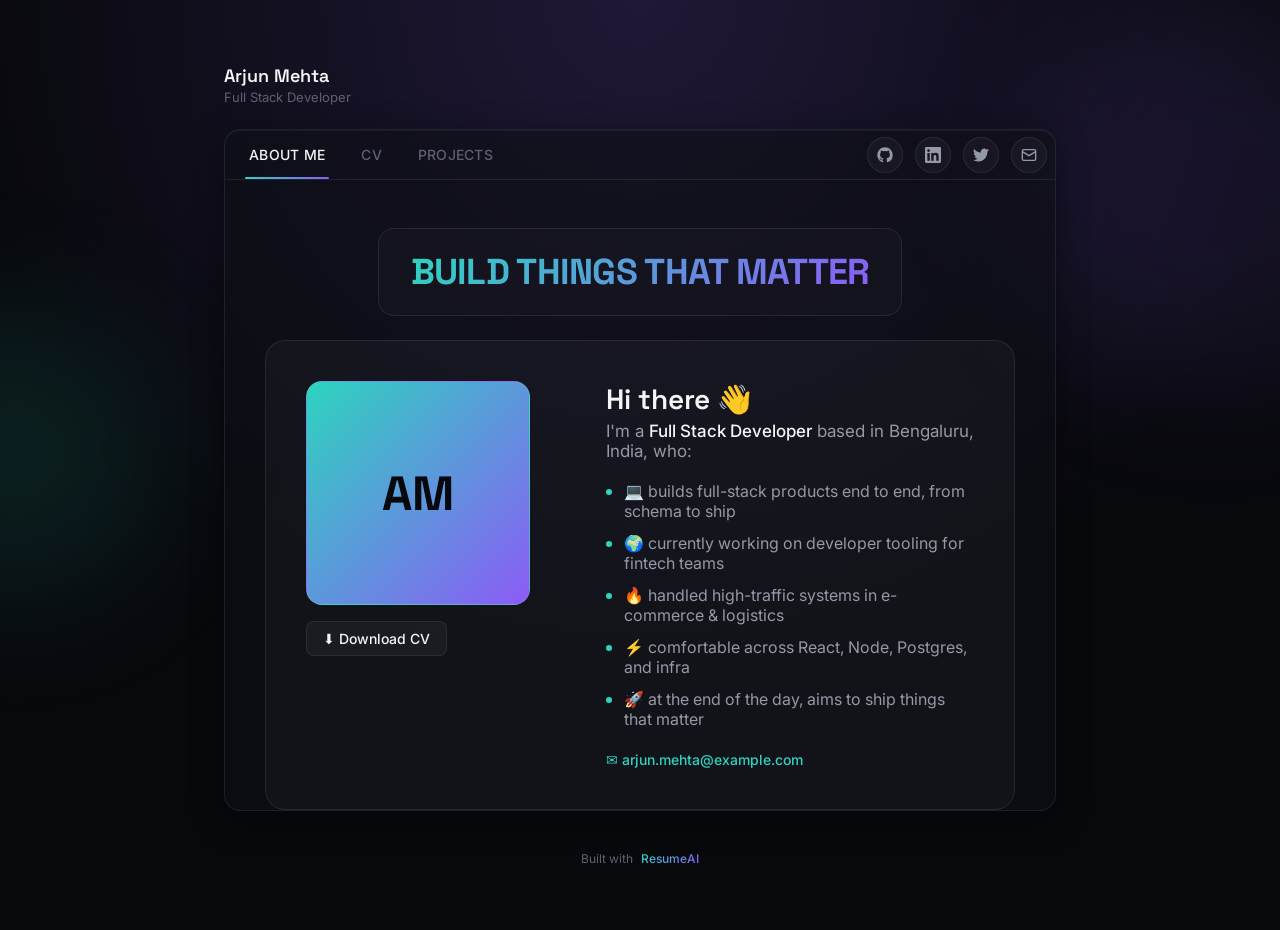
<file: frontend/app-shell.html>
<!DOCTYPE html>
<html lang="en">
<head>
<meta charset="UTF-8">
<meta name="viewport" content="width=device-width, initial-scale=1.0">
<title>Portfolio — App Shell</title>
<link rel="stylesheet" href="app-shell.css">
</head>
<body>

<div class="pf-page">
  <div class="pf-glow"></div>
  <div class="pf-glow-l"></div>
  <div class="pf-glow-r"></div>

  <div class="pf-container">
    <header class="pf-header">
      <div>
        <div class="pf-name" id="pf-name"></div>
        <div class="pf-headline" id="pf-headline"></div>
      </div>
    </header>

    <div class="pf-card">
      <nav class="pf-nav">
        <div class="pf-tabs">
          <button class="pf-tab active" data-tab="about">ABOUT ME</button>
          <button class="pf-tab" data-tab="cv">CV</button>
          <button class="pf-tab" data-tab="projects">PROJECTS</button>
        </div>
        <div class="pf-socials" id="pf-socials"></div>
      </nav>

      <div class="pf-panel">
        <!-- ABOUT -->
        <div class="pf-tabpanel active" data-panel="about" id="panel-about"></div>
        <!-- CV -->
        <div class="pf-tabpanel" data-panel="cv" id="panel-cv"></div>
        <!-- PROJECTS -->
        <div class="pf-tabpanel" data-panel="projects" id="panel-projects"></div>
      </div>
    </div>

    <footer class="pf-footer">
      <span>Built with</span><span class="grad-text">ResumeAI</span>
    </footer>
  </div>
</div>

<script src="portfolio-data.js"></script>
<script src="app-shell.js"></script>
</body>
</html>
</file>
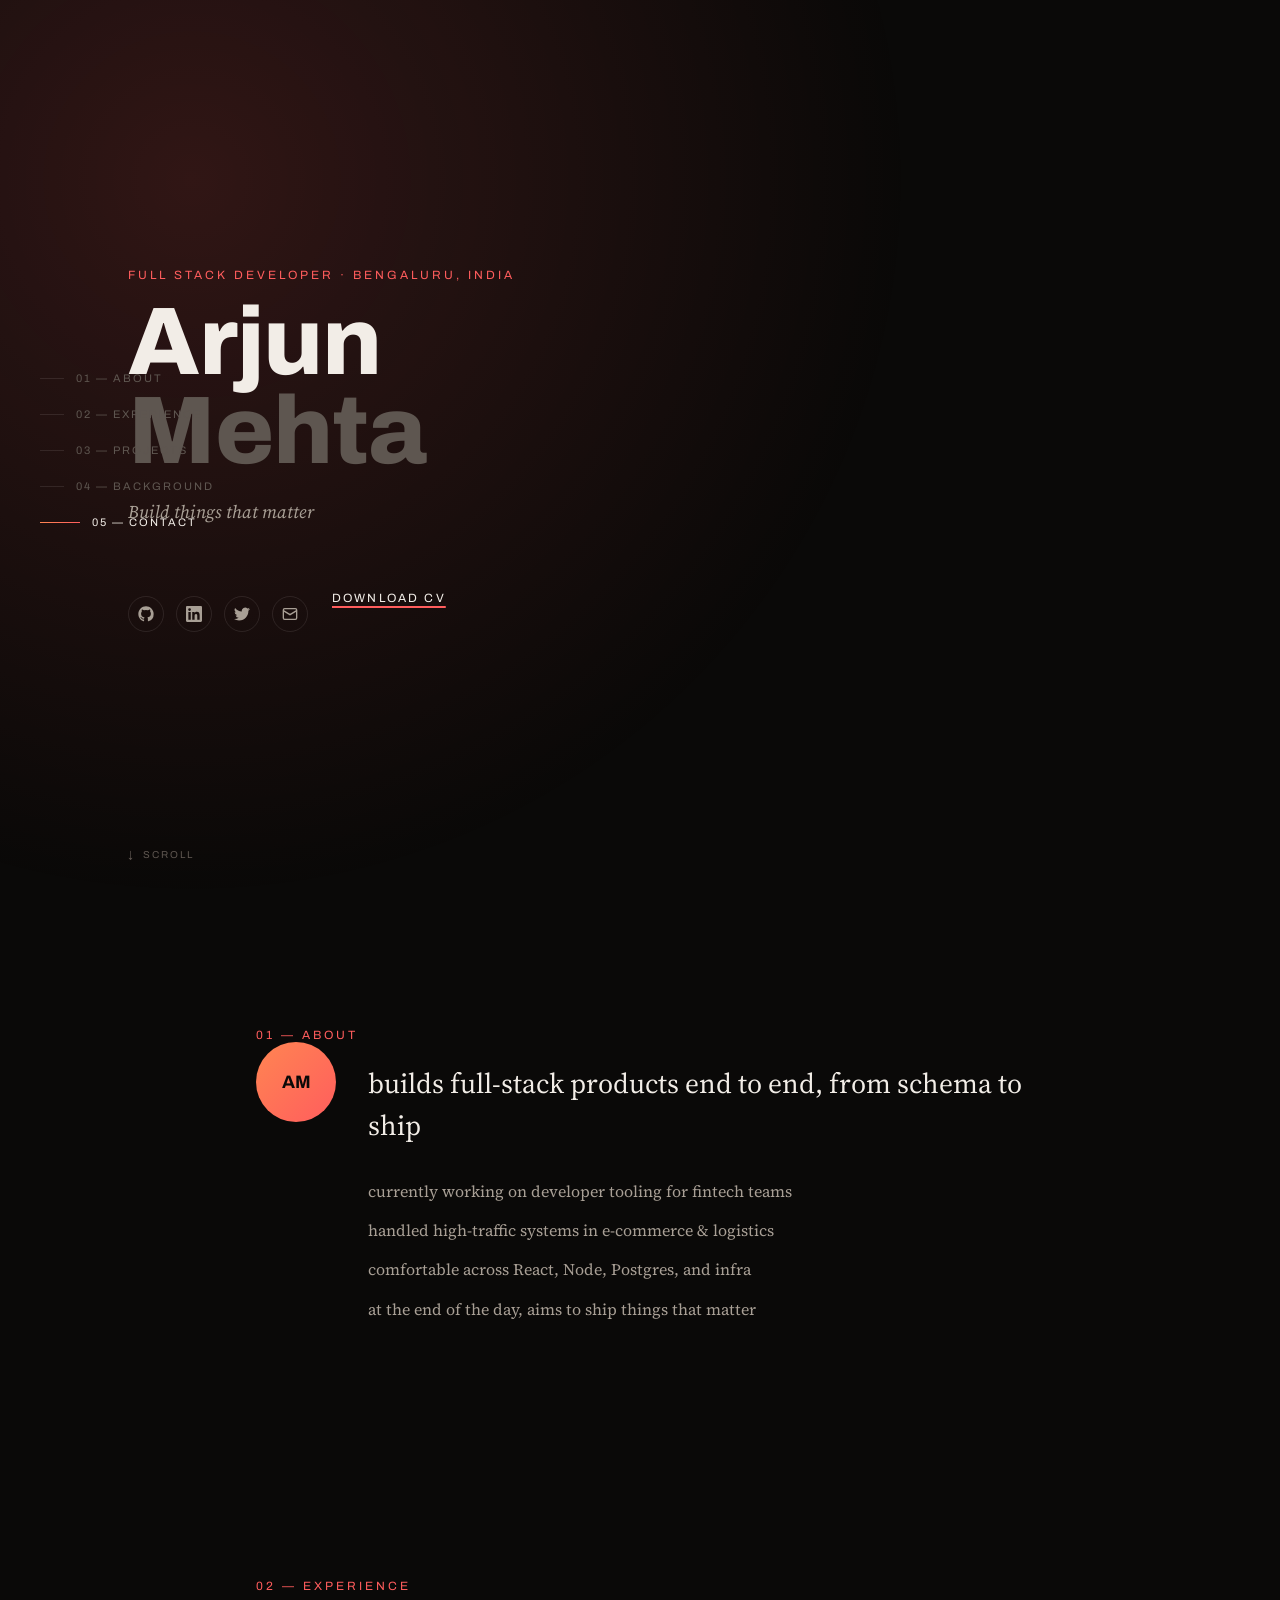
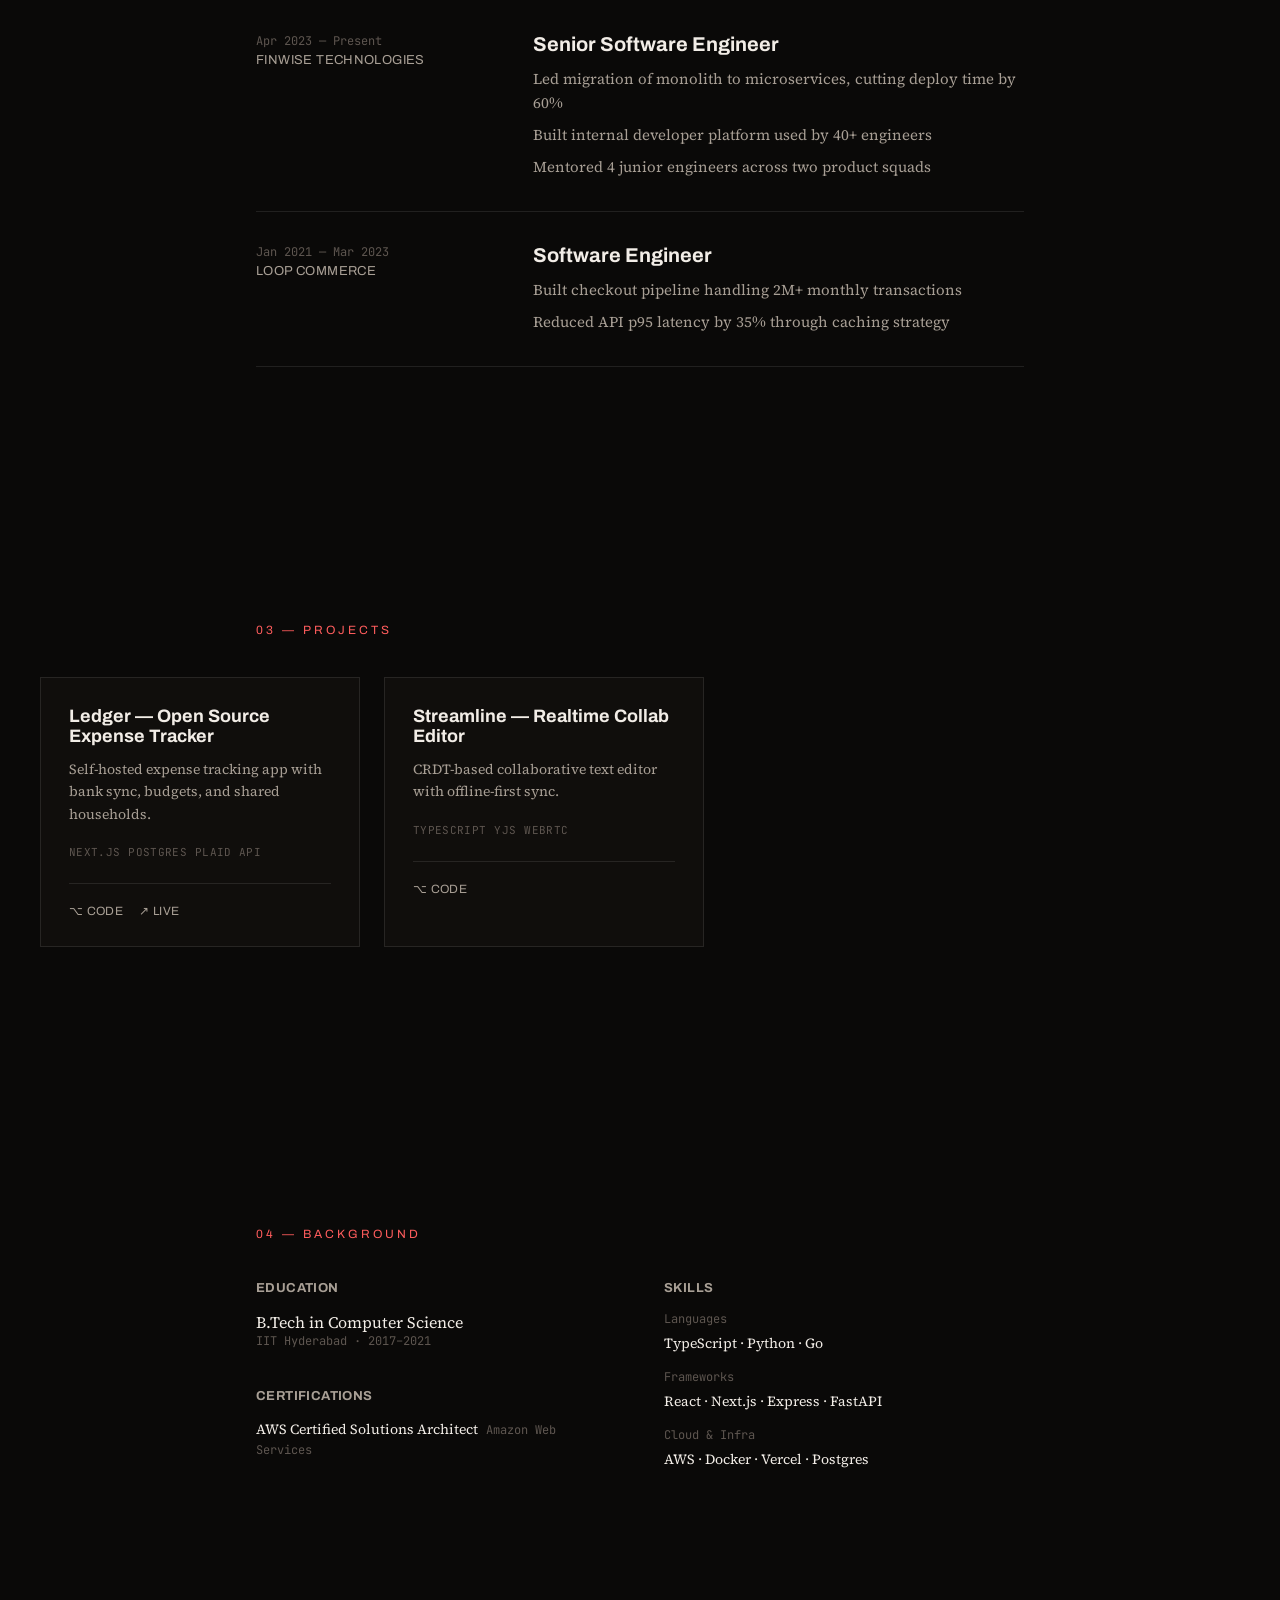
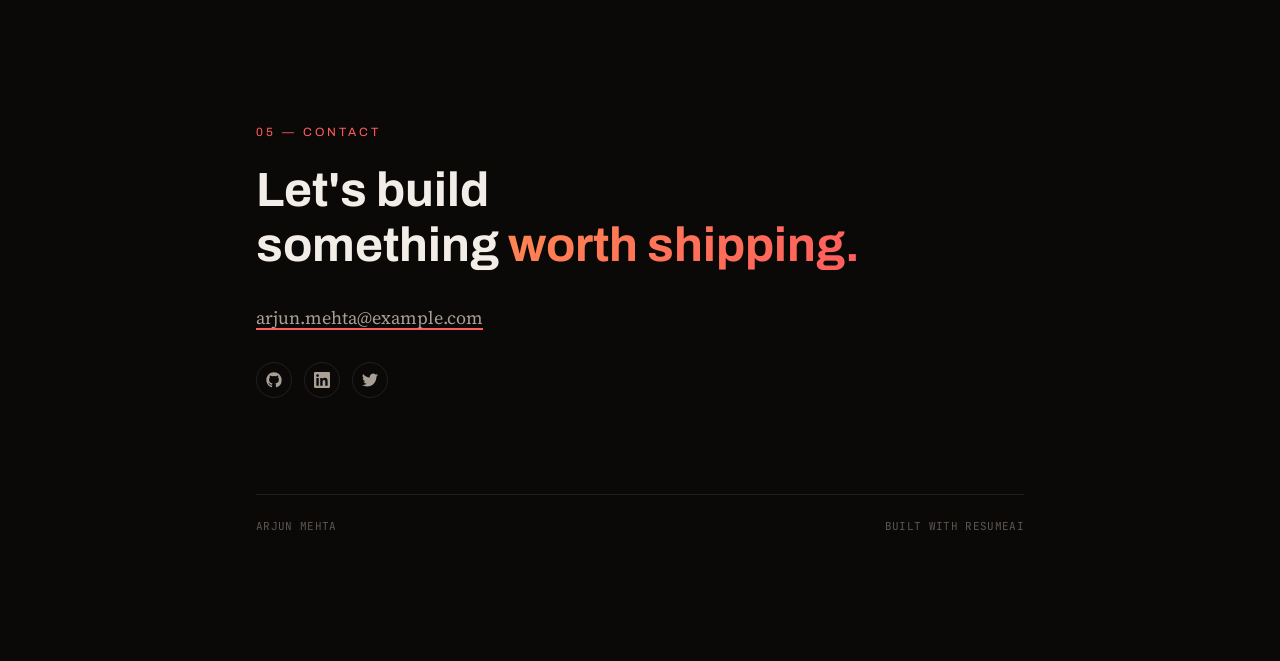
<file: frontend/editorial.html>
<!DOCTYPE html>
<html lang="en">
<head>
<meta charset="UTF-8">
<meta name="viewport" content="width=device-width, initial-scale=1.0">
<title>Portfolio — Editorial</title>
<link rel="stylesheet" href="editorial.css">
</head>
<body>

<div class="v2-page">
  <div class="v2-glow"></div>

  <nav class="v2-rail" id="v2-rail" aria-label="Page sections"></nav>

  <main>
    <!-- HERO -->
    <section class="v2-hero" id="hero">
      <p class="v2-hero-tag" id="v2-headline"></p>
      <h1 class="v2-hero-name" id="v2-name"></h1>
      <p class="v2-hero-tagline" id="v2-tagline"></p>
      <div class="v2-hero-actions">
        <div class="v2-contact-socials" id="v2-hero-socials"></div>
        <a class="v2-cv-link" id="v2-cv-link" href="#" download>Download CV</a>
      </div>
      <div class="v2-scroll-hint">
        <span class="v2-bounce">↓</span>
        <span>Scroll</span>
      </div>
    </section>

    <!-- ABOUT -->
    <section class="v2-section" id="about">
      <p class="v2-tag">01 — About</p>
      <div class="v2-about-row">
        <div class="v2-about-avatar" id="v2-avatar"></div>
        <div>
          <p class="v2-lede" id="v2-lede"></p>
          <div class="v2-about-rest" id="v2-about-rest"></div>
        </div>
      </div>
    </section>

    <!-- EXPERIENCE -->
    <section class="v2-section" id="experience">
      <p class="v2-tag">02 — Experience</p>
      <div class="v2-exp-list" id="v2-exp-list"></div>
    </section>

    <!-- PROJECTS -->
    <section class="v2-proj-section" id="projects">
      <div class="v2-proj-head"><p class="v2-tag">03 — Projects</p></div>
      <div class="v2-proj-rail" id="v2-proj-rail"></div>
    </section>

    <!-- BACKGROUND -->
    <section class="v2-section" id="background">
      <p class="v2-tag">04 — Background</p>
      <div class="v2-bg-grid">
        <div>
          <h3 class="v2-bg-h3">Education</h3>
          <div id="v2-edu-list"></div>
          <div id="v2-cert-wrap"></div>
        </div>
        <div>
          <h3 class="v2-bg-h3">Skills</h3>
          <div id="v2-skill-list"></div>
        </div>
      </div>
    </section>

    <!-- CONTACT -->
    <section class="v2-section" id="contact">
      <p class="v2-tag">05 — Contact</p>
      <h2 class="v2-contact-h2">Let's build<br>something <span class="v2-grad-text">worth shipping.</span></h2>
      <a class="v2-contact-email" id="v2-contact-email" href="#"></a>
      <div class="v2-contact-socials" id="v2-contact-socials"></div>
      <footer class="v2-footer">
        <span id="v2-footer-name"></span>
        <span>Built with ResumeAI</span>
      </footer>
    </section>
  </main>
</div>

<script src="portfolio-data.js"></script>
<script src="editorial.js"></script>
</body>
</html>
</file>
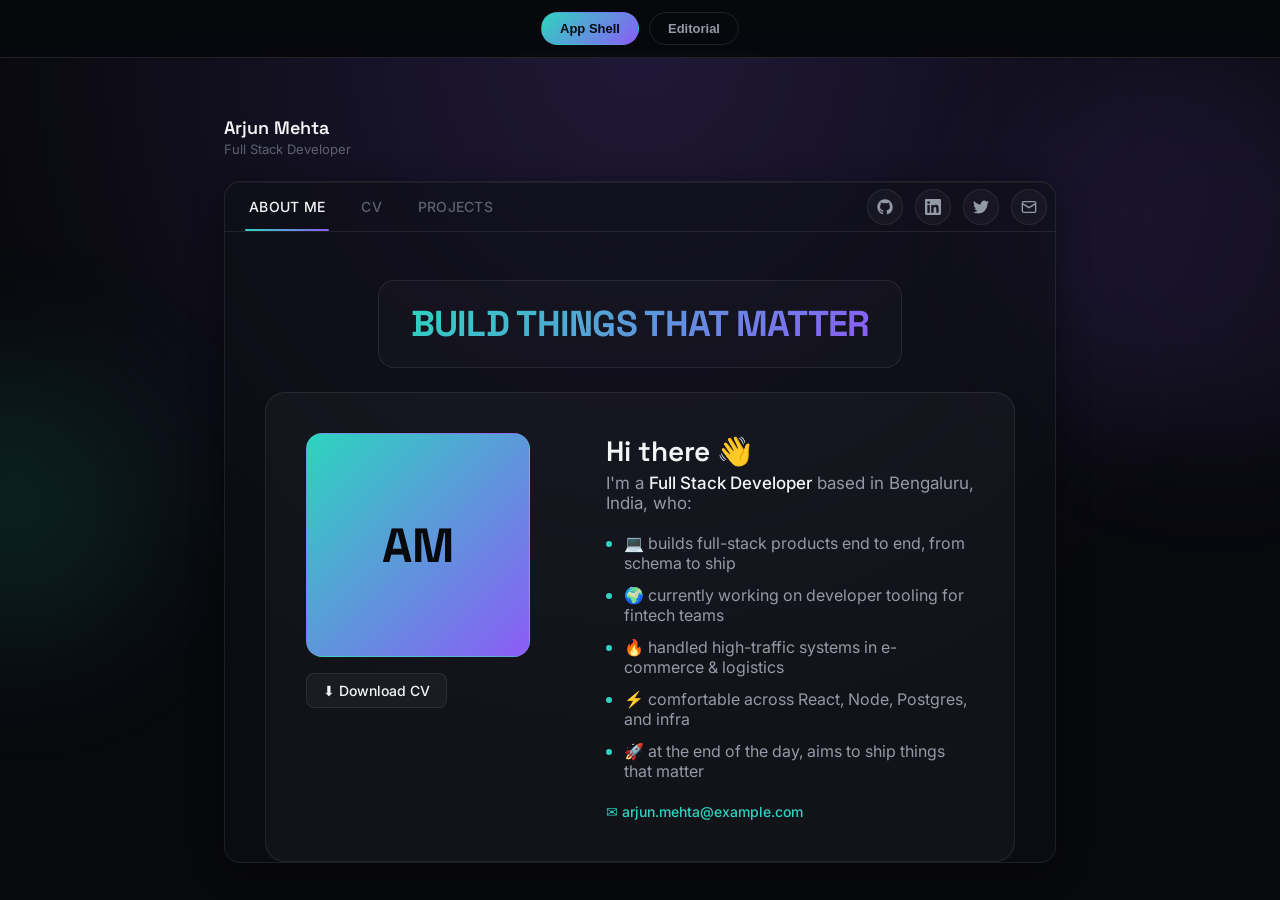
<file: frontend/portfolio.html>
<!DOCTYPE html>
<html lang="en">
<head>
<meta charset="UTF-8">
<meta name="viewport" content="width=device-width, initial-scale=1.0">
<title>Portfolio — ResumeAI</title>
<style>
  :root{ --bg:#08090D; --text:#F4F5F7; --teal:#2DD4BF; --violet:#8B5CF6; --line:rgba(255,255,255,0.10); }
  *{box-sizing:border-box;}
  html,body{margin:0;padding:0;background:var(--bg);height:100%;font-family:'Inter',sans-serif;}
  .switcher-bar{
    position:fixed; top:0; left:0; right:0; z-index:100;
    display:flex; align-items:center; justify-content:center; gap:10px;
    padding:12px; background:rgba(8,9,13,0.85); backdrop-filter:blur(10px);
    border-bottom:1px solid var(--line);
  }
  .switcher-btn{
    appearance:none; border:1px solid var(--line); background:transparent; color:#9499A6;
    padding:8px 18px; border-radius:999px; font-size:13px; font-weight:600; cursor:pointer;
    transition:all .15s ease; font-family:inherit;
  }
  .switcher-btn:hover{ color:var(--text); border-color:var(--teal); }
  .switcher-btn.active{
    color:#08090D; background:linear-gradient(135deg,var(--teal),var(--violet)); border-color:transparent;
  }
  .pf-frame-wrap{ position:fixed; top:52px; left:0; right:0; bottom:0; }
  iframe{ width:100%; height:100%; border:0; display:block; background:var(--bg); }
</style>
</head>
<body>

<div class="switcher-bar">
  <button class="switcher-btn active" id="btn-appshell" onclick="switchTemplate('appshell')">App Shell</button>
  <button class="switcher-btn" id="btn-editorial" onclick="switchTemplate('editorial')">Editorial</button>
</div>

<div class="pf-frame-wrap">
  <iframe id="pf-frame" src="app-shell.html" title="Portfolio preview"></iframe>
</div>

<script>
  const FRAME = document.getElementById('pf-frame');
  const SRC = { appshell: 'app-shell.html', editorial: 'editorial.html' };

  function switchTemplate(key) {
    FRAME.src = SRC[key];
    document.getElementById('btn-appshell').classList.toggle('active', key === 'appshell');
    document.getElementById('btn-editorial').classList.toggle('active', key === 'editorial');
  }

  // Allow linking directly to a template, e.g. portfolio.html?t=editorial
  const params = new URLSearchParams(window.location.search);
  const initial = params.get('t');
  if (initial && SRC[initial]) switchTemplate(initial);
</script>

</body>
</html>
</file>
<file: frontend/app-shell.css>
/* ══════════════════════════════════════════
   Portfolio Generator v1 — "App Shell"
   Teal → Violet glassmorphism, tabbed nav
   ══════════════════════════════════════════ */

@import url('https://fonts.googleapis.com/css2?family=Space+Grotesk:wght@500;700;800&family=Inter:wght@400;500;600;700&family=JetBrains+Mono:wght@500;700&display=swap');

:root {
  --bg: #08090D;
  --bg-subtle: #0E1016;
  --text: #F4F5F7;
  --text-muted: #9499A6;
  --text-subtle: #5C6170;
  --teal: #2DD4BF;
  --violet: #8B5CF6;
  --amber: #F5A524;
  --border: rgba(255,255,255,0.08);
}

* { box-sizing: border-box; }
html, body {
  margin: 0; padding: 0;
  background: var(--bg); color: var(--text);
  font-family: 'Inter', sans-serif;
  -webkit-font-smoothing: antialiased;
}
a { color: inherit; text-decoration: none; }
button { font-family: inherit; cursor: pointer; }

.grad-text {
  background: linear-gradient(135deg, var(--teal), var(--violet));
  -webkit-background-clip: text; background-clip: text;
  -webkit-text-fill-color: transparent;
}

.pf-page {
  position: relative; min-height: 100vh; overflow: hidden;
}
.pf-glow {
  position: absolute; inset: 0; pointer-events: none;
  background: radial-gradient(circle at 50% 0%, rgba(139,92,246,0.18), transparent 60%);
}
.pf-glow-l {
  position: absolute; left: -128px; top: 33%; width: 288px; height: 288px;
  border-radius: 50%; background: rgba(45,212,191,0.10); filter: blur(64px);
  pointer-events: none;
}
.pf-glow-r {
  position: absolute; right: -128px; top: 0; width: 384px; height: 384px;
  border-radius: 50%; background: rgba(139,92,246,0.10); filter: blur(64px);
  pointer-events: none;
}

.pf-container { position: relative; max-width: 880px; margin: 0 auto; padding: 40px 16px 64px; }
@media (min-width: 640px) { .pf-container { padding: 64px 24px; } }

.pf-header { display: flex; align-items: center; justify-content: space-between; margin-bottom: 8px; }
.pf-name { font-family: 'Space Grotesk', sans-serif; font-size: 18px; font-weight: 600; }
.pf-headline { font-size: 13px; color: var(--text-subtle); margin-top: 2px; }

.pf-card {
  margin-top: 24px; border-radius: 16px;
  border: 1px solid var(--border); background: rgba(14,16,22,0.6);
  box-shadow: 0 1px 1px rgba(255,255,255,0.06) inset, 0 8px 32px rgba(0,0,0,0.4);
}

/* Tabs nav */
.pf-nav {
  display: flex; align-items: center; justify-content: space-between;
  border-bottom: 1px solid var(--border); padding: 0 8px;
}
.pf-tabs { display: flex; gap: 4px; }
.pf-tab {
  position: relative; padding: 16px 16px; border: none; background: transparent;
  font-size: 14px; font-weight: 500; letter-spacing: .02em;
  color: var(--text-subtle); transition: color .15s;
}
.pf-tab:hover { color: var(--text-muted); }
.pf-tab.active { color: var(--text); }
.pf-tab.active::after {
  content: ''; position: absolute; left: 12px; right: 12px; bottom: 0; height: 2px;
  border-radius: 2px; background: linear-gradient(135deg, var(--teal), var(--violet));
}
.pf-socials { display: none; align-items: center; gap: 12px; }
@media (min-width: 640px) { .pf-socials { display: flex; } }
.soc-i {
  display: flex; align-items: center; justify-content: center;
  width: 36px; height: 36px; border-radius: 50%;
  border: 1px solid var(--border); background: rgba(255,255,255,0.03);
  color: var(--text-muted); transition: color .15s, border-color .15s;
}
.soc-i:hover { color: var(--teal); border-color: rgba(45,212,191,0.4); }

.pf-panel { padding: 0 24px; }
@media (min-width: 640px) { .pf-panel { padding: 0 40px; } }
.pf-tabpanel { display: none; }
.pf-tabpanel.active { display: block; animation: pfFadeIn .2s ease; }
@keyframes pfFadeIn { from { opacity: 0; } to { opacity: 1; } }

/* About tab */
.pf-tagline-wrap { display: flex; justify-content: center; padding: 48px 0 0; }
.pf-tagline {
  border-radius: 16px; border: 1px solid var(--border); background: rgba(255,255,255,0.02);
  padding: 20px 32px; text-align: center;
}
.pf-tagline h1 {
  margin: 0; font-family: 'Space Grotesk', sans-serif; font-size: 28px; font-weight: 700;
  letter-spacing: -0.02em;
}
@media (min-width: 640px) { .pf-tagline h1 { font-size: 36px; } }

.pf-about-grid {
  margin-top: 24px; padding: 32px; display: grid; gap: 40px;
  border-radius: 20px; border: 1px solid var(--border); background: rgba(255,255,255,0.03);
}
@media (min-width: 640px) { .pf-about-grid { grid-template-columns: 260px 1fr; padding: 40px; } }

.pf-avatar-col { display: flex; flex-direction: column; align-items: center; gap: 16px; }
@media (min-width: 640px) { .pf-avatar-col { align-items: flex-start; } }
.pf-avatar {
  width: 192px; height: 192px; border-radius: 16px; overflow: hidden;
  border: 1px solid var(--border); position: relative;
  display: flex; align-items: center; justify-content: center;
  background: linear-gradient(135deg, var(--teal), var(--violet));
  font-family: 'Space Grotesk', sans-serif; font-size: 48px; font-weight: 700; color: var(--bg);
}
@media (min-width: 640px) { .pf-avatar { width: 224px; height: 224px; } }
.pf-avatar img { width: 100%; height: 100%; object-fit: cover; }
.pf-dl-cv {
  display: inline-flex; align-items: center; gap: 8px; padding: 8px 16px; border-radius: 8px;
  border: 1px solid var(--border); background: rgba(255,255,255,0.04);
  font-size: 14px; font-weight: 500; color: var(--text); transition: border-color .15s, background .15s;
}
.pf-dl-cv:hover { border-color: rgba(45,212,191,0.4); background: rgba(255,255,255,0.07); }

.pf-hi { font-family: 'Space Grotesk', sans-serif; font-size: 24px; font-weight: 600; margin: 0; }
@media (min-width: 640px) { .pf-hi { font-size: 28px; } }
.pf-intro { font-size: 17px; color: var(--text-muted); margin: 4px 0 20px; }
.pf-intro strong { color: var(--text); font-weight: 500; }
.pf-bio-list { list-style: none; margin: 0 0 20px; padding: 0; display: flex; flex-direction: column; gap: 12px; }
.pf-bio-list li { display: flex; align-items: flex-start; gap: 12px; color: var(--text-muted); }
.pf-bio-dot { margin-top: 8px; width: 6px; height: 6px; flex-shrink: 0; border-radius: 50%; background: var(--teal); }
.pf-email-link { display: inline-flex; align-items: center; gap: 8px; font-size: 14px; font-weight: 500; color: var(--teal); }
.pf-email-link:hover { text-decoration: underline; }

/* CV tab */
.pf-section { margin-bottom: 56px; }
.pf-section h2 {
  display: flex; align-items: center; gap: 8px;
  font-family: 'Space Grotesk', sans-serif; font-size: 20px; font-weight: 600; margin: 0 0 24px;
}
.pf-timeline { position: relative; padding-left: 32px; border-left: 1px solid var(--border); display: flex; flex-direction: column; gap: 32px; }
.pf-tl-item { position: relative; }
.pf-tl-dot {
  position: absolute; left: -38px; top: 6px; width: 12px; height: 12px; border-radius: 50%;
  border: 2px solid var(--bg); background: linear-gradient(135deg, var(--teal), var(--violet));
}
.pf-tl-head { display: flex; flex-wrap: wrap; align-items: baseline; justify-content: space-between; gap: 8px; }
.pf-tl-head h3 { margin: 0; font-weight: 500; }
.pf-tl-date { font-family: 'JetBrains Mono', monospace; font-size: 12px; color: var(--text-subtle); }
.pf-tl-company { font-size: 14px; color: var(--teal); margin: 2px 0 0; }
.pf-tl-bullets { margin: 8px 0 0; padding: 0; list-style: none; display: flex; flex-direction: column; gap: 6px; }
.pf-tl-bullets li { display: flex; gap: 8px; font-size: 14px; color: var(--text-muted); }
.pf-tl-bullets li::before { content: ''; margin-top: 6px; width: 4px; height: 4px; flex-shrink: 0; border-radius: 50%; background: var(--text-subtle); }

.pf-edu-card, .pf-cert-card {
  border-radius: 12px; border: 1px solid var(--border); background: #0E1016; padding: 20px; margin-bottom: 16px;
}
.pf-edu-head { display: flex; flex-wrap: wrap; align-items: baseline; justify-content: space-between; gap: 8px; }
.pf-edu-head h3 { margin: 0; font-weight: 500; }
.pf-edu-inst { font-size: 14px; color: var(--text-muted); margin: 0; }

.pf-skill-group { margin-bottom: 16px; }
.pf-skill-cat { font-size: 11px; font-weight: 600; text-transform: uppercase; letter-spacing: .08em; color: var(--text-subtle); margin: 0 0 8px; }
.pf-badges { display: flex; flex-wrap: wrap; gap: 8px; }
.pf-badge {
  display: inline-flex; align-items: center; border-radius: 999px;
  border: 1px solid var(--border); background: rgba(255,255,255,0.04);
  padding: 4px 12px; font-size: 12px; font-weight: 500; color: var(--text-muted);
}
.pf-cert-grid { display: grid; gap: 16px; }
@media (min-width: 640px) { .pf-cert-grid { grid-template-columns: 1fr 1fr; } }
.pf-cert-name { margin: 0; font-weight: 500; }
.pf-cert-issuer { margin: 4px 0 0; font-size: 14px; color: var(--text-muted); }
.pf-cert-date { margin: 4px 0 0; font-family: 'JetBrains Mono', monospace; font-size: 12px; color: var(--text-subtle); }

/* Projects tab */
.pf-proj-grid { display: grid; gap: 24px; padding-bottom: 24px; }
@media (min-width: 640px) { .pf-proj-grid { grid-template-columns: 1fr 1fr; } }
.pf-proj-card {
  display: flex; flex-direction: column; justify-content: space-between;
  border-radius: 20px; border: 1px solid var(--border); background: rgba(255,255,255,0.03);
  padding: 24px; transition: box-shadow .2s;
}
.pf-proj-card:hover { box-shadow: 0 0 40px rgba(139,92,246,0.25); }
.pf-proj-title { margin: 0; font-family: 'Space Grotesk', sans-serif; font-size: 18px; font-weight: 600; }
.pf-proj-desc { margin: 8px 0 0; font-size: 14px; color: var(--text-muted); }
.pf-proj-tags { margin-top: 16px; display: flex; flex-wrap: wrap; gap: 8px; }
.pf-proj-links { margin-top: 20px; display: flex; gap: 16px; }
.pf-proj-link {
  display: inline-flex; align-items: center; gap: 6px; font-size: 14px; font-weight: 500;
  color: var(--text-muted); transition: color .15s;
}
.pf-proj-link:hover { color: var(--teal); }

.pf-footer { margin-top: 40px; display: flex; align-items: center; justify-content: center; gap: 8px; font-size: 12px; color: var(--text-subtle); }
.pf-footer .grad-text { font-weight: 500; }
</file>
<file: frontend/editorial.css>
/* ══════════════════════════════════════════
   Portfolio Generator v2 — "Editorial"
   Amber → Coral, serif body copy, scroll-spy side rail
   ══════════════════════════════════════════ */

@import url('https://fonts.googleapis.com/css2?family=Archivo:wght@500;600;700;800&family=Source+Serif+4:ital,wght@0,400;0,600;1,400&family=JetBrains+Mono:wght@500&display=swap');

:root {
  --bg: #0A0908;
  --bg-raised: #141210;
  --ink: #F2EDE7;
  --ink-muted: #A89F95;
  --ink-subtle: #5E5650;
  --line: rgba(242,237,231,0.10);
  --coral: #FF5D5D;
  --amber: #FF8552;
}

* { box-sizing: border-box; }
html, body {
  margin: 0; padding: 0;
  background: var(--bg); color: var(--ink);
  font-family: 'Source Serif 4', Georgia, serif;
  -webkit-font-smoothing: antialiased;
}
a { color: inherit; text-decoration: none; }
button { font-family: inherit; cursor: pointer; background: none; border: none; }

.v2-display { font-family: 'Archivo', sans-serif; }
.v2-mono { font-family: 'JetBrains Mono', monospace; }
.v2-grad-text {
  background: linear-gradient(135deg, var(--amber), var(--coral));
  -webkit-background-clip: text; background-clip: text;
  -webkit-text-fill-color: transparent;
}

.v2-page { position: relative; }
.v2-glow {
  position: fixed; inset: 0; pointer-events: none;
  background: radial-gradient(circle at 15% 20%, rgba(255,93,93,0.16), transparent 55%);
}

/* Side rail nav */
.v2-rail {
  display: none; position: fixed; left: 40px; top: 50%; transform: translateY(-50%);
  flex-direction: column; gap: 24px; z-index: 50;
}
@media (min-width: 1024px) { .v2-rail { display: flex; } }
.v2-rail-item { display: flex; align-items: center; gap: 12px; background: none; border: none; cursor: pointer; padding: 0; }
.v2-rail-line { height: 1px; width: 24px; background: var(--line); transition: all .3s; }
.v2-rail-item.active .v2-rail-line { width: 40px; background: linear-gradient(135deg, var(--amber), var(--coral)); }
.v2-rail-label {
  font-family: 'Archivo', sans-serif; font-size: 11px; text-transform: uppercase;
  letter-spacing: .18em; color: var(--ink-subtle); transition: color .3s;
}
.v2-rail-item.active .v2-rail-label { color: var(--ink); }
.v2-rail-item:hover .v2-rail-label { color: var(--ink-muted); }

/* Hero */
.v2-hero {
  position: relative; min-height: 100vh; display: flex; flex-direction: column; justify-content: center;
  padding: 0 24px;
}
@media (min-width: 640px) { .v2-hero { padding: 0 64px; } }
@media (min-width: 1024px) { .v2-hero { padding: 0 128px; } }
.v2-hero-tag { font-family: 'Archivo', sans-serif; font-size: 12px; text-transform: uppercase; letter-spacing: .25em; color: var(--coral); margin: 0; }
.v2-hero-name {
  margin: 16px 0 0; font-family: 'Archivo', sans-serif; font-weight: 800;
  font-size: clamp(40px, 14vw, 96px); line-height: 0.92; letter-spacing: -0.01em;
}
.v2-hero-name .last { color: var(--ink-subtle); }
.v2-hero-tagline { margin: 24px 0 0; max-width: 420px; font-size: 18px; font-style: italic; color: var(--ink-muted); }
.v2-hero-actions { margin-top: 40px; display: flex; align-items: center; gap: 24px; }
.v2-cv-link {
  font-family: 'Archivo', sans-serif; font-size: 12px; text-transform: uppercase; letter-spacing: .18em;
  color: var(--ink); text-decoration: underline; text-decoration-color: var(--coral);
  text-decoration-thickness: 2px; text-underline-offset: 4px; transition: color .15s;
}
.v2-cv-link:hover { color: var(--coral); }
.v2-scroll-hint {
  position: absolute; left: 24px; bottom: 40px; display: flex; align-items: center; gap: 8px;
  color: var(--ink-subtle);
}
@media (min-width: 640px) { .v2-scroll-hint { left: 64px; } }
@media (min-width: 1024px) { .v2-scroll-hint { left: 128px; } }
.v2-scroll-hint span { font-family: 'Archivo', sans-serif; font-size: 10px; text-transform: uppercase; letter-spacing: .2em; }
.v2-bounce { animation: v2Bounce 1.4s ease-in-out infinite; }
@keyframes v2Bounce { 0%,100% { transform: translateY(0); } 50% { transform: translateY(5px); } }

/* Shared section width */
.v2-section { position: relative; max-width: 768px; margin: 0 auto; padding: 128px 24px; }
@media (min-width: 640px) { .v2-section { padding: 128px 64px; } }
@media (min-width: 1024px) { .v2-section { padding: 128px 0; } }
.v2-tag { font-family: 'Archivo', sans-serif; font-size: 12px; text-transform: uppercase; letter-spacing: .25em; color: var(--coral); margin: 0; }

/* About */
.v2-about-row { display: flex; align-items: flex-start; gap: 32px; margin-top: 0; }
.v2-about-avatar {
  display: none; flex-shrink: 0; width: 80px; height: 80px; border-radius: 50%;
  align-items: center; justify-content: center; overflow: hidden;
  background: linear-gradient(135deg, var(--amber), var(--coral));
  font-family: 'Archivo', sans-serif; font-size: 18px; font-weight: 700; color: var(--bg);
}
@media (min-width: 640px) { .v2-about-avatar { display: flex; } }
.v2-about-avatar img { width: 100%; height: 100%; object-fit: cover; border-radius: 50%; }
.v2-lede { margin: 20px 0 0; font-size: 24px; line-height: 1.5; color: var(--ink); }
@media (min-width: 640px) { .v2-lede { font-size: 28px; } }
.v2-about-rest { margin-top: 32px; display: flex; flex-direction: column; gap: 12px; }
.v2-about-rest p { margin: 0; font-size: 16px; line-height: 1.7; color: var(--ink-muted); }

/* Experience */
.v2-exp-list { margin-top: 40px; }
.v2-exp-row {
  display: grid; grid-template-columns: 1fr; gap: 8px;
  padding: 32px 0; border-bottom: 1px solid var(--line);
}
.v2-exp-row:first-child { padding-top: 0; }
@media (min-width: 640px) { .v2-exp-row { grid-template-columns: 1fr 2fr; gap: 32px; } }
.v2-exp-date { font-family: 'JetBrains Mono', monospace; font-size: 12px; color: var(--ink-subtle); margin: 0; }
.v2-exp-company { font-family: 'Archivo', sans-serif; font-size: 13px; text-transform: uppercase; letter-spacing: .03em; color: var(--ink-muted); margin: 4px 0 0; }
.v2-exp-role { font-family: 'Archivo', sans-serif; font-size: 20px; color: var(--ink); margin: 0; transition: color .15s; }
.v2-exp-row:hover .v2-exp-role { color: var(--coral); }
.v2-exp-bullets { margin: 12px 0 0; padding: 0; list-style: none; display: flex; flex-direction: column; gap: 8px; }
.v2-exp-bullets li { font-size: 15px; line-height: 1.6; color: var(--ink-muted); }

/* Projects (horizontal rail) */
.v2-proj-section { padding: 128px 0; }
.v2-proj-head { max-width: 768px; margin: 0 auto; padding: 0 24px; }
@media (min-width: 640px) { .v2-proj-head { padding: 0 64px; } }
@media (min-width: 1024px) { .v2-proj-head { padding: 0; } }
.v2-proj-rail {
  margin-top: 40px; display: flex; gap: 24px; overflow-x: auto; padding: 0 24px 24px;
  scrollbar-width: none;
}
.v2-proj-rail::-webkit-scrollbar { display: none; }
@media (min-width: 640px) { .v2-proj-rail { padding: 0 64px 24px; } }
@media (min-width: 1024px) { .v2-proj-rail { padding-left: max(2rem, calc(50% - 37.5rem)); padding-right: 24px; } }
.v2-proj-card {
  flex-shrink: 0; width: 320px; padding: 28px; border: 1px solid var(--line);
  background: rgba(20,18,16,0.6); transition: border-color .15s;
}
.v2-proj-card:hover { border-color: rgba(255,93,93,.4); }
.v2-proj-title { font-family: 'Archivo', sans-serif; font-size: 18px; color: var(--ink); margin: 0; }
.v2-proj-desc { margin: 12px 0 0; font-size: 14px; line-height: 1.6; color: var(--ink-muted); }
.v2-proj-tags { margin-top: 20px; display: flex; flex-wrap: wrap; gap: 12px 8px; }
.v2-proj-tags span { font-family: 'JetBrains Mono', monospace; font-size: 11px; text-transform: uppercase; letter-spacing: .03em; color: var(--ink-subtle); }
.v2-proj-links { margin-top: 24px; display: flex; gap: 16px; padding-top: 20px; border-top: 1px solid var(--line); }
.v2-proj-link {
  display: inline-flex; align-items: center; gap: 6px; font-family: 'Archivo', sans-serif;
  font-size: 12px; text-transform: uppercase; letter-spacing: .03em; color: var(--ink-muted);
  transition: color .15s;
}
.v2-proj-link:hover { color: var(--coral); }

/* Background (education/skills) */
.v2-bg-grid { margin-top: 40px; display: grid; gap: 48px; }
@media (min-width: 640px) { .v2-bg-grid { grid-template-columns: 1fr 1fr; } }
.v2-bg-h3 { font-family: 'Archivo', sans-serif; font-size: 13px; text-transform: uppercase; letter-spacing: .03em; color: var(--ink-muted); margin: 0; }
.v2-edu-item, .v2-skill-item { margin-top: 16px; }
.v2-edu-degree { font-size: 16px; color: var(--ink); margin: 0; }
.v2-edu-meta { font-family: 'JetBrains Mono', monospace; font-size: 12px; color: var(--ink-subtle); margin: 0; }
.v2-cert-name { font-size: 14px; color: var(--ink); margin: 0; }
.v2-cert-issuer { font-family: 'JetBrains Mono', monospace; font-size: 12px; color: var(--ink-subtle); margin-left: 8px; }
.v2-skill-cat { font-family: 'JetBrains Mono', monospace; font-size: 12px; color: var(--ink-subtle); margin: 0; }
.v2-skill-items { margin: 6px 0 0; font-size: 14px; color: var(--ink); }

/* Contact */
.v2-contact-h2 {
  margin: 24px 0 0; font-family: 'Archivo', sans-serif; font-size: 36px; line-height: 1.15; color: var(--ink);
}
@media (min-width: 640px) { .v2-contact-h2 { font-size: 48px; } }
.v2-contact-email {
  margin-top: 32px; display: inline-block; font-size: 18px; color: var(--ink-muted);
  text-decoration: underline; text-decoration-color: var(--coral); text-decoration-thickness: 2px;
  text-underline-offset: 4px; transition: color .15s;
}
.v2-contact-email:hover { color: var(--ink); }
.v2-contact-socials { margin-top: 32px; display: flex; gap: 12px; }
.v2-footer {
  margin-top: 96px; display: flex; align-items: center; justify-content: space-between;
  border-top: 1px solid var(--line); padding-top: 24px;
  font-family: 'JetBrains Mono', monospace; font-size: 11px; text-transform: uppercase;
  letter-spacing: .03em; color: var(--ink-subtle);
}

.v2-soc-i {
  display: flex; align-items: center; justify-content: center;
  width: 36px; height: 36px; border-radius: 50%;
  border: 1px solid var(--line); color: var(--ink-muted);
  transition: color .15s, border-color .15s;
}
.v2-soc-i:hover { color: var(--coral); border-color: rgba(255,93,93,.4); }
</file>
